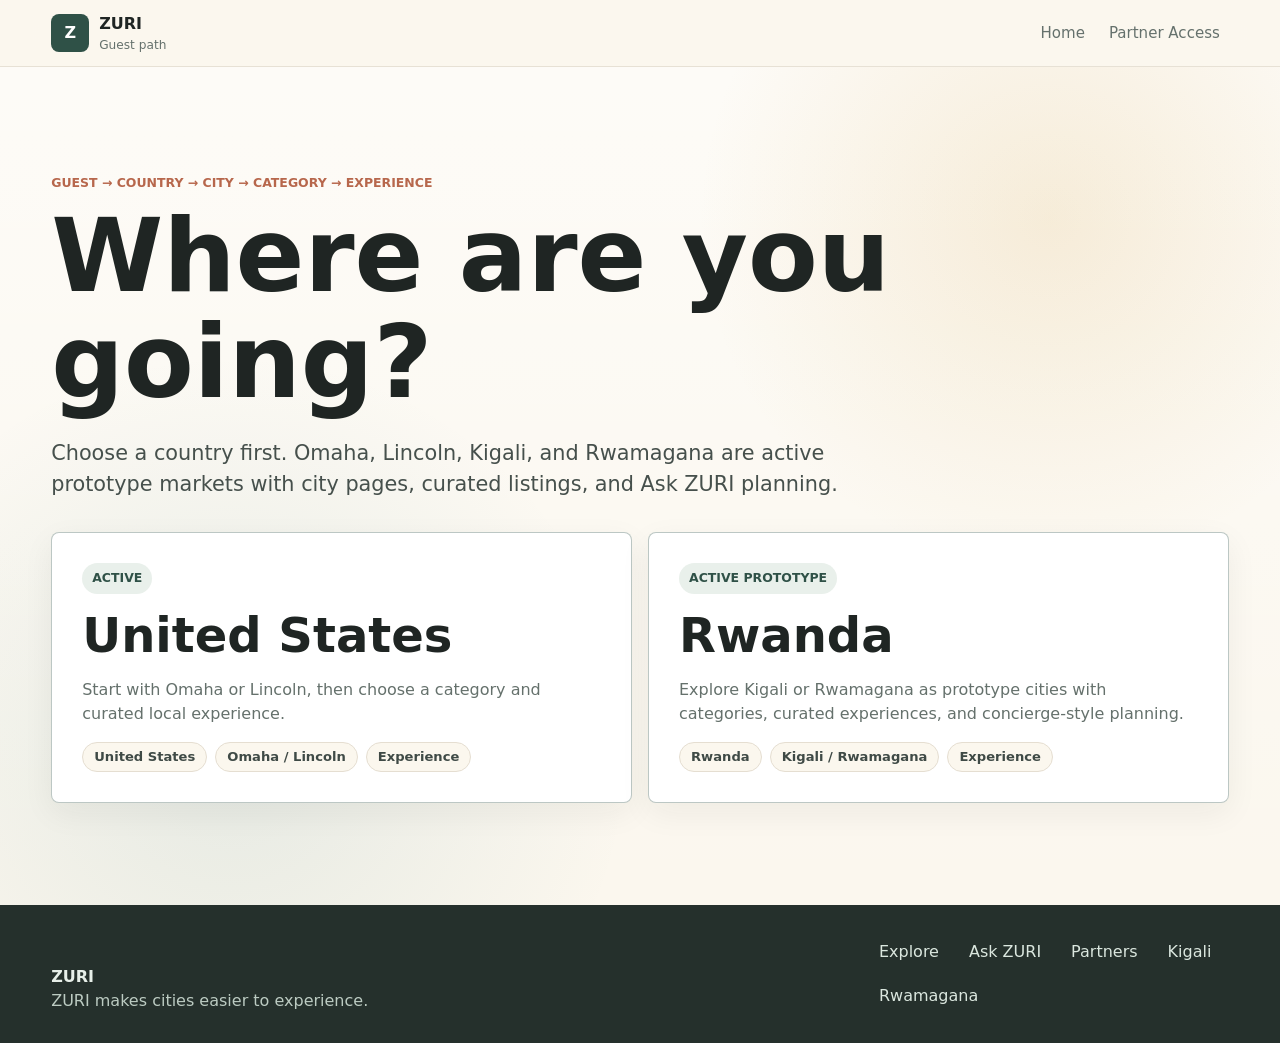
<file: guest.html>
<!doctype html>
<html lang="en">
  <head>
    <meta charset="utf-8">
    <meta name="viewport" content="width=device-width, initial-scale=1">
    <title>ZURI | Guest Path</title>
    <meta name="description" content="Choose where you are going with ZURI.">
    <link rel="stylesheet" href="styles.css">
  </head>
  <body>
    <header class="site-header">
      <a class="brand" href="index.html" aria-label="ZURI home">
        <span class="brand-mark">Z</span>
        <span><strong>ZURI</strong><small>Guest path</small></span>
      </a>
      <nav class="nav-links" aria-label="Primary navigation">
        <a href="index.html">Home</a>
        <a href="partners.html#partner-intake">Partner Access</a>
      </nav>
    </header>

    <main>
      <section class="path-page" aria-labelledby="guest-title">
        <p class="eyebrow">Guest → Country → City → Category → Experience</p>
        <h1 id="guest-title">Where are you going?</h1>
        <p class="hero-text">Choose a country first. Omaha, Lincoln, Kigali, and Rwamagana are active prototype markets with city pages, curated listings, and Ask ZURI planning.</p>
        <div class="destination-grid path-grid">
          <a class="destination-card active-destination" href="countries/us.html">
            <div class="destination-status">Active</div>
            <h2>United States</h2>
            <p>Start with Omaha or Lincoln, then choose a category and curated local experience.</p>
            <div class="pathway"><span>United States</span><span>Omaha / Lincoln</span><span>Experience</span></div>
          </a>
          <a class="destination-card active-destination" href="countries/rwanda.html">
            <div class="destination-status">Active prototype</div>
            <h2>Rwanda</h2>
            <p>Explore Kigali or Rwamagana as prototype cities with categories, curated experiences, and concierge-style planning.</p>
            <div class="pathway"><span>Rwanda</span><span>Kigali / Rwamagana</span><span>Experience</span></div>
          </a>
        </div>
      </section>
    </main>

    <footer class="site-footer">
      <div><strong>ZURI</strong><span>ZURI makes cities easier to experience.</span></div>
      <nav aria-label="Footer navigation">
        <a href="guest.html">Explore</a>
        <a href="cities/omaha.html#ask">Ask ZURI</a>
        <a href="partners.html">Partners</a>
        <a href="cities/kigali.html">Kigali</a>
        <a href="cities/rwamagana.html">Rwamagana</a>
      </nav>
    </footer>
  </body>
</html>
</file>
<file: styles.css>
:root {
  --ink: #1f2523;
  --muted: #65716c;
  --paper: #fbf7ee;
  --surface: #ffffff;
  --line: #e5ded1;
  --sage: #587466;
  --sage-dark: #2f5147;
  --clay: #b7674c;
  --teal: #2d7478;
  --gold: #d7aa55;
  --rose: #f5e6dc;
  --shadow: 0 18px 55px rgba(31, 37, 35, 0.12);
}

* {
  box-sizing: border-box;
}

html {
  scroll-behavior: smooth;
  scroll-padding-top: 92px;
}

body {
  margin: 0;
  color: var(--ink);
  background: var(--paper);
  font-family: Inter, ui-sans-serif, system-ui, -apple-system, BlinkMacSystemFont, "Segoe UI", sans-serif;
  line-height: 1.5;
}

a {
  color: inherit;
}

button,
input,
select,
textarea {
  font: inherit;
}

.site-header {
  position: sticky;
  top: 0;
  z-index: 20;
  display: flex;
  align-items: center;
  justify-content: space-between;
  flex-wrap: wrap;
  gap: 14px 20px;
  padding: 12px clamp(16px, 4vw, 56px);
  background: rgba(251, 247, 238, 0.94);
  border-bottom: 1px solid rgba(229, 222, 209, 0.86);
  backdrop-filter: blur(16px);
}

.brand {
  display: inline-flex;
  align-items: center;
  gap: 10px;
  text-decoration: none;
}

.brand-mark {
  display: grid;
  width: 38px;
  height: 38px;
  place-items: center;
  color: #fff;
  background: var(--sage-dark);
  border-radius: 8px;
  font-weight: 900;
}

.brand strong,
.brand small {
  display: block;
}

.brand small {
  color: var(--muted);
  font-size: 0.76rem;
}

.nav-links {
  display: flex;
  flex: 0 1 auto;
  flex-wrap: wrap;
  gap: 6px;
  justify-content: flex-end;
  margin-left: auto;
  color: var(--muted);
  font-size: 0.86rem;
}

.nav-links a,
.site-footer a {
  text-decoration: none;
}

.nav-links a {
  display: inline-flex;
  min-height: 34px;
  align-items: center;
  padding: 0 9px;
  border-radius: 999px;
}

.nav-links a:hover,
.site-footer a:hover {
  color: var(--ink);
  background: rgba(255, 255, 255, 0.72);
}

.nav-links .partner-nav-cta {
  min-height: 40px;
  gap: 8px;
  padding: 0 12px 0 14px;
  color: #fff;
  background:
    linear-gradient(135deg, var(--sage-dark), var(--sage));
  border: 1px solid rgba(47, 81, 71, 0.18);
  box-shadow: 0 12px 26px rgba(47, 81, 71, 0.2);
  font-weight: 900;
  transition: transform 180ms ease, box-shadow 180ms ease, background 180ms ease;
}

.nav-links .partner-nav-cta:hover {
  color: #fff;
  background:
    linear-gradient(135deg, #203c35, #2d7478);
  box-shadow: 0 16px 32px rgba(47, 81, 71, 0.28);
  transform: translateY(-1px);
}

.nav-links .partner-nav-cta span:last-child {
  display: grid;
  width: 24px;
  height: 24px;
  place-items: center;
  color: var(--sage-dark);
  background: #dcfb7f;
  border-radius: 999px;
}

a:focus-visible,
button:focus-visible,
input:focus-visible,
select:focus-visible,
textarea:focus-visible {
  outline: 3px solid #dcfb7f;
  outline-offset: 3px;
}

main {
  overflow: hidden;
}

.hero {
  position: relative;
  display: grid;
  gap: 34px;
  min-height: calc(100svh - 76px);
  padding: clamp(42px, 8vw, 108px) clamp(16px, 4vw, 56px) 56px;
  align-items: center;
  background:
    radial-gradient(circle at 82% 18%, rgba(215, 170, 85, 0.2), transparent 28%),
    radial-gradient(circle at 18% 82%, rgba(45, 116, 120, 0.11), transparent 32%),
    linear-gradient(180deg, rgba(255, 255, 255, 0.5), rgba(251, 247, 238, 0));
}

.hero-copy {
  max-width: 850px;
}

.eyebrow,
.section-kicker {
  display: inline-flex;
  align-items: center;
  gap: 8px;
  margin: 0 0 12px;
  color: var(--clay);
  font-size: 0.78rem;
  font-weight: 900;
  text-transform: uppercase;
}

.hero h1,
.section-heading h2,
.city-intro h2,
.kigali-card h2,
.planner-section h2,
.partners-section h2 {
  margin: 0;
  letter-spacing: 0;
  line-height: 1.04;
}

.hero h1 {
  max-width: 930px;
  font-size: clamp(3rem, 8vw, 6.35rem);
}

.hero-text {
  max-width: 730px;
  margin: 22px 0 0;
  color: #46504c;
  font-size: clamp(1.06rem, 2vw, 1.3rem);
}

.hero-actions {
  display: flex;
  flex-wrap: wrap;
  gap: 12px;
  margin-top: 30px;
}

.button {
  display: inline-flex;
  align-items: center;
  justify-content: center;
  min-height: 48px;
  padding: 0 19px;
  border: 1px solid transparent;
  border-radius: 8px;
  font-weight: 900;
  text-decoration: none;
  cursor: pointer;
  transition: transform 160ms ease, box-shadow 160ms ease, background 160ms ease;
}

.button:hover {
  transform: translateY(-1px);
}

.button.primary {
  color: #fff;
  background: var(--sage-dark);
  box-shadow: 0 10px 24px rgba(47, 81, 71, 0.22);
}

.button.secondary {
  color: var(--sage-dark);
  background: #fff;
  border-color: var(--line);
}

.button.ghost {
  color: var(--sage-dark);
  background: transparent;
  border-color: var(--sage);
}

.hero-media {
  position: relative;
  min-height: 390px;
}

.media-panel,
.destination-card,
.concierge-card,
.category-panel,
.experience-controls,
.kigali-card,
.planner-form,
.itinerary-output,
.trust-grid article,
.partners-section,
.listing-card,
.empty-state {
  border-radius: 8px;
}

.media-panel {
  box-shadow: var(--shadow);
}

.main-photo {
  min-height: 390px;
  background:
    linear-gradient(135deg, rgba(31, 37, 35, 0.04), rgba(31, 37, 35, 0.2)),
    url("https://upload.wikimedia.org/wikipedia/commons/thumb/6/6c/Omaha_skyline_2010.jpg/960px-Omaha_skyline_2010.jpg");
  background-position: center;
  background-size: cover;
}

.kigali-photo {
  background:
    linear-gradient(135deg, rgba(31, 37, 35, 0.04), rgba(31, 37, 35, 0.2)),
    url("https://upload.wikimedia.org/wikipedia/commons/thumb/0/04/Kigali_skyline.jpg/1280px-Kigali_skyline.jpg");
  background-position: center;
  background-size: cover;
}

.lincoln-photo {
  background:
    linear-gradient(135deg, rgba(31, 37, 35, 0.04), rgba(31, 37, 35, 0.2)),
    url("https://commons.wikimedia.org/wiki/Special:Redirect/file/Skyline_of_Downtown_Lincoln,_Nebraska,_USA_(2024).jpg?width=1280");
  background-position: center;
  background-size: cover;
}

.rwamagana-photo {
  background:
    linear-gradient(135deg, rgba(31, 37, 35, 0.04), rgba(31, 37, 35, 0.2)),
    url("https://commons.wikimedia.org/wiki/Special:Redirect/file/Lake_muhazi.jpg?width=1280");
  background-position: center;
  background-size: cover;
}

.hero-itinerary {
  position: absolute;
  right: 14px;
  bottom: -18px;
  display: grid;
  width: min(260px, 68vw);
  min-height: 148px;
  padding: 18px;
  color: #fff;
  background: linear-gradient(145deg, rgba(45, 116, 120, 0.94), rgba(183, 103, 76, 0.9));
  align-content: end;
}

.hero-itinerary span,
.hero-itinerary p {
  margin: 0;
}

.hero-itinerary span {
  font-size: 0.78rem;
  font-weight: 900;
  text-transform: uppercase;
}

.hero-itinerary strong {
  font-size: 1.45rem;
  line-height: 1.05;
}

.hero-itinerary p {
  color: rgba(255, 255, 255, 0.86);
  font-size: 0.92rem;
}

.destinations-section,
.city-section,
.kigali-section,
.planner-section,
.trust-section,
.partners-section {
  padding: 64px clamp(16px, 4vw, 56px);
}

.section-heading {
  display: grid;
  gap: 14px;
  margin-bottom: 24px;
}

.compact-heading {
  max-width: 1120px;
}

.section-heading h2,
.city-intro h2,
.kigali-card h2,
.planner-section h2,
.partners-section h2 {
  font-size: clamp(2.1rem, 7vw, 4.4rem);
}

.section-heading p,
.city-intro p,
.kigali-card p,
.concierge-card p,
.concierge-hero p,
.partners-section p,
.trust-grid p,
.panel-heading p,
.result-count {
  margin: 0;
  color: var(--muted);
}

.destination-grid,
.trust-grid {
  display: grid;
  gap: 16px;
}

.destination-card {
  display: grid;
  gap: 16px;
  padding: clamp(20px, 4vw, 30px);
  background: #fff;
  border: 1px solid var(--line);
  box-shadow: 0 10px 32px rgba(31, 37, 35, 0.06);
}

.active-destination {
  border-color: rgba(47, 81, 71, 0.32);
}

.coming-soon {
  background: #fbfaf6;
}

.destination-card h3,
.concierge-card h3,
.panel-heading h3,
.experience-controls h3,
.trust-grid h3 {
  margin: 0;
  font-size: 1.45rem;
  line-height: 1.15;
}

.destination-card p {
  margin: 0;
  color: var(--muted);
}

.destination-status {
  width: fit-content;
  padding: 6px 10px;
  color: var(--sage-dark);
  background: #e9f0eb;
  border-radius: 999px;
  font-size: 0.78rem;
  font-weight: 900;
  text-transform: uppercase;
}

.pathway {
  display: flex;
  flex-wrap: wrap;
  gap: 8px;
}

.pathway span,
.placeholder-chips span,
.partner-types span,
.category-chip,
.filter-pill,
.tag {
  display: inline-flex;
  align-items: center;
  min-height: 30px;
  padding: 0 11px;
  border-radius: 999px;
  font-size: 0.82rem;
  font-weight: 900;
}

.pathway span {
  color: #3f4a46;
  background: var(--paper);
  border: 1px solid var(--line);
}

.city-section {
  background: #fff;
  border-block: 1px solid var(--line);
}

.city-intro {
  display: grid;
  gap: 20px;
  margin-bottom: 24px;
}

.mini-concierge {
  display: grid;
  gap: 14px;
  padding: 20px;
  color: #fff;
  background:
    linear-gradient(145deg, rgba(47, 81, 71, 0.96), rgba(45, 116, 120, 0.94));
  box-shadow: var(--shadow);
}

.mini-concierge .section-kicker,
.concierge-hero .section-kicker {
  color: #f3d69b;
}

.mini-concierge p {
  color: rgba(255, 255, 255, 0.8);
}

.mini-concierge .button.primary {
  color: var(--sage-dark);
  background: #fff;
  box-shadow: none;
}

.category-panel,
.experience-controls {
  padding: 18px;
  background: var(--paper);
  border: 1px solid var(--line);
}

.panel-heading,
.controls-heading {
  display: grid;
  gap: 6px;
  margin-bottom: 16px;
}

.category-chips,
.placeholder-chips,
.partner-types,
.active-filters,
.tag-row {
  display: flex;
  flex-wrap: wrap;
  gap: 8px;
}

.category-chip {
  color: var(--sage-dark);
  background: #fff;
  border: 1px solid var(--line);
  cursor: pointer;
}

.category-chip.is-active,
.category-chip:hover {
  color: #fff;
  background: var(--sage-dark);
  border-color: var(--sage-dark);
}

.experience-controls {
  margin-top: 18px;
}

.filters,
.planner-form {
  display: grid;
  gap: 14px;
  padding: 16px;
  background: #fff;
  border: 1px solid var(--line);
}

label {
  display: grid;
  gap: 7px;
}

label span {
  color: #4c5651;
  font-size: 0.82rem;
  font-weight: 900;
}

select,
input,
textarea {
  width: 100%;
  min-height: 46px;
  padding: 10px 12px;
  color: var(--ink);
  background: #fbfaf6;
  border: 1px solid #d9d0c1;
  border-radius: 8px;
  outline: none;
}

textarea {
  resize: vertical;
}

select:focus,
input:focus,
textarea:focus {
  border-color: var(--teal);
  box-shadow: 0 0 0 3px rgba(45, 116, 120, 0.16);
}

.active-filters {
  min-height: 32px;
  margin: 16px 0;
}

.filter-pill,
.tag {
  color: var(--sage-dark);
  background: #e9f0eb;
  border: 1px solid #d2e0d8;
}

.listing-grid {
  display: grid;
  gap: 16px;
}

.listing-card {
  display: grid;
  gap: 0;
  overflow: hidden;
  text-align: left;
  color: inherit;
  background: #fff;
  border: 1px solid var(--line);
  border-radius: 8px;
  box-shadow: 0 8px 30px rgba(31, 37, 35, 0.06);
}

.listing-card:hover {
  border-color: rgba(47, 81, 71, 0.35);
  transform: translateY(-2px);
}

.listing-card-main {
  display: grid;
  gap: 0;
  padding: 0;
  text-align: left;
  color: inherit;
  background: transparent;
  border: 0;
  cursor: pointer;
}

.listing-photo {
  display: block;
  width: 100%;
  max-height: 220px;
  aspect-ratio: 16 / 10;
  object-fit: cover;
  background: #e9f0eb;
  transition: transform 220ms ease, filter 220ms ease;
}

.listing-card:hover .listing-photo {
  transform: scale(1.035);
  filter: saturate(1.08) contrast(1.02);
}

.card-body {
  display: grid;
  gap: 12px;
  padding: 18px;
}

.card-topline,
.detail-meta {
  color: var(--clay);
  font-size: 0.78rem;
  font-weight: 900;
  text-transform: uppercase;
}

.listing-card h3 {
  margin: 0;
  font-size: 1.32rem;
  line-height: 1.16;
}

.listing-card p {
  margin: 0;
  color: var(--muted);
}

.card-location {
  display: inline-flex;
  width: fit-content;
  max-width: 100%;
  padding: 7px 9px;
  color: var(--sage-dark);
  background: #e9f0eb;
  border: 1px solid #d2e0d8;
  border-radius: 999px;
  font-size: 0.82rem;
  font-weight: 800;
}

.card-footer,
.card-cta {
  display: flex;
  flex-wrap: wrap;
  gap: 8px;
  align-items: center;
}

.card-footer span {
  color: #3f4a46;
  font-size: 0.9rem;
}

.card-cta {
  justify-content: space-between;
  padding-top: 4px;
  color: var(--sage-dark);
  font-weight: 900;
}

.map-actions {
  display: flex;
  flex-wrap: wrap;
  gap: 8px;
  padding: 0 18px 18px;
}

.map-actions a {
  display: inline-flex;
  min-height: 34px;
  align-items: center;
  padding: 0 10px;
  color: var(--sage-dark);
  background: #fbf7ee;
  border: 1px solid var(--line);
  border-radius: 999px;
  font-size: 0.86rem;
  font-weight: 900;
  text-decoration: none;
}

.map-actions a:hover {
  background: #e9f0eb;
  border-color: rgba(47, 81, 71, 0.25);
}

.empty-state {
  max-width: 620px;
  padding: 26px;
  background: #fff;
  border: 1px solid var(--line);
}

.empty-state h3 {
  margin: 0 0 6px;
  font-size: 1.5rem;
}

.empty-state p {
  margin: 0 0 18px;
  color: var(--muted);
}

.kigali-section {
  background:
    linear-gradient(135deg, rgba(45, 116, 120, 0.08), rgba(183, 103, 76, 0.08)),
    var(--paper);
}

.kigali-card {
  display: grid;
  gap: 24px;
  max-width: 1120px;
  margin: 0 auto;
  padding: clamp(24px, 5vw, 40px);
  background: #fff;
  border: 1px solid var(--line);
  box-shadow: 0 12px 38px rgba(31, 37, 35, 0.07);
}

.placeholder-chips span,
.partner-types span {
  color: var(--sage-dark);
  background: #e9f0eb;
  border: 1px solid #d2e0d8;
}

.planner-section {
  background: #fff;
  border-top: 1px solid var(--line);
}

.concierge-hero {
  display: grid;
  gap: 18px;
  margin-bottom: 22px;
  padding: clamp(22px, 4vw, 34px);
  color: #fff;
  background:
    linear-gradient(145deg, rgba(47, 81, 71, 0.98), rgba(183, 103, 76, 0.9));
  border-radius: 8px;
  box-shadow: var(--shadow);
}

.concierge-hero p {
  max-width: 720px;
  color: rgba(255, 255, 255, 0.82);
}

.concierge-hero .button.primary {
  width: fit-content;
  color: var(--sage-dark);
  background: #fff;
  box-shadow: none;
}

.planner-layout {
  display: grid;
  gap: 18px;
}

.planner-form {
  align-content: start;
}

.planner-note {
  grid-column: 1 / -1;
}

.itinerary-output {
  min-height: 100%;
  padding: clamp(20px, 4vw, 30px);
  background: var(--paper);
  border: 1px solid var(--line);
}

.itinerary-output h3 {
  margin: 0 0 10px;
  font-size: clamp(1.5rem, 5vw, 2.25rem);
  line-height: 1.1;
}

.itinerary-output p {
  color: var(--muted);
}

.itinerary-list {
  display: grid;
  gap: 12px;
  margin: 18px 0;
  padding: 0;
  list-style: none;
}

.itinerary-stop {
  padding: 14px;
  background: #fff;
  border: 1px solid var(--line);
  border-radius: 8px;
}

.itinerary-stop strong {
  display: block;
  margin-bottom: 5px;
}

.itinerary-notes {
  display: grid;
  gap: 10px;
}

.note-box {
  padding: 14px;
  background: #fff;
  border-left: 4px solid var(--gold);
  border-radius: 8px;
}

.note-box strong {
  display: block;
  margin-bottom: 4px;
}

.trust-section {
  background: var(--paper);
}

.trust-grid article {
  padding: 20px;
  background: #fff;
  border: 1px solid var(--line);
}

.partners-section {
  display: grid;
  gap: 24px;
  margin: 0 clamp(16px, 4vw, 56px) 64px;
  padding: clamp(24px, 5vw, 44px);
  color: #fff;
  background:
    linear-gradient(135deg, rgba(37, 48, 44, 0.98), rgba(47, 81, 71, 0.94));
}

.partners-section .section-kicker {
  color: #f3d69b;
}

.partners-section p {
  max-width: 760px;
  color: rgba(255, 255, 255, 0.78);
}

.partner-types span {
  color: #fff;
  background: rgba(255, 255, 255, 0.12);
  border-color: rgba(255, 255, 255, 0.18);
}

.detail-panel {
  position: fixed;
  inset: 0;
  z-index: 50;
  display: grid;
  justify-items: end;
  pointer-events: none;
  visibility: hidden;
}

.detail-panel.is-open {
  pointer-events: auto;
  visibility: visible;
}

.detail-scrim {
  position: absolute;
  inset: 0;
  background: rgba(31, 37, 35, 0.44);
  opacity: 0;
  transition: opacity 180ms ease;
}

.detail-panel.is-open .detail-scrim {
  opacity: 1;
}

.detail-card {
  position: relative;
  width: min(100%, 580px);
  height: 100%;
  overflow-y: auto;
  padding: 24px;
  background: #fff;
  box-shadow: var(--shadow);
  transform: translateX(100%);
  transition: transform 220ms ease;
}

.detail-panel.is-open .detail-card {
  transform: translateX(0);
}

.icon-button {
  position: absolute;
  top: 14px;
  right: 14px;
  display: grid;
  width: 38px;
  height: 38px;
  place-items: center;
  color: var(--ink);
  background: #f3eee4;
  border: 1px solid var(--line);
  border-radius: 8px;
  cursor: pointer;
  font-weight: 900;
}

.detail-card h2 {
  margin: 24px 42px 10px 0;
  font-size: clamp(2rem, 8vw, 3.5rem);
  line-height: 1.04;
}

.detail-description {
  color: #4a5651;
  font-size: 1.05rem;
}

.detail-facts {
  display: grid;
  gap: 12px;
  margin: 22px 0;
}

.detail-facts div {
  padding: 14px;
  background: #fbfaf6;
  border: 1px solid var(--line);
  border-radius: 8px;
}

dt {
  color: var(--clay);
  font-size: 0.76rem;
  font-weight: 900;
  text-transform: uppercase;
}

dd {
  margin: 4px 0 0;
  color: #37413d;
}

.tag-row {
  margin: 12px 0 22px;
}

.why-box {
  margin-bottom: 22px;
  padding: 16px;
  color: #25302c;
  background: #eef4ef;
  border: 1px solid #d9e6dd;
  border-radius: 8px;
}

.detail-location {
  display: grid;
  gap: 8px;
  margin: 18px 0;
  padding: 16px;
  background: #fbf7ee;
  border: 1px solid var(--line);
  border-radius: 8px;
}

.detail-location strong {
  color: var(--clay);
  font-size: 0.76rem;
  text-transform: uppercase;
}

.detail-location > span {
  color: #25302c;
  font-size: 1.04rem;
  font-weight: 900;
}

.detail-location .map-actions {
  padding: 0;
}

.detail-location small {
  color: var(--muted);
  line-height: 1.4;
}

.why-box h3,
.why-box p {
  margin: 0;
}

.why-box h3 {
  margin-bottom: 6px;
}

.site-footer {
  display: grid;
  gap: 18px;
  padding: 30px clamp(16px, 4vw, 56px);
  color: #e7efe9;
  background: #25302c;
}

.site-footer strong,
.site-footer span {
  display: block;
}

.site-footer span {
  color: #bccbc2;
}

.site-footer nav {
  display: flex;
  flex-wrap: wrap;
  gap: 10px;
}

.site-footer a {
  display: inline-flex;
  min-height: 34px;
  align-items: center;
  padding: 0 10px;
  color: #dbe7df;
  border-radius: 999px;
}

.market-gateway {
  min-height: calc(100svh - 76px);
  padding: clamp(44px, 8vw, 104px) clamp(16px, 4vw, 56px);
  background:
    radial-gradient(circle at 88% 10%, rgba(215, 170, 85, 0.22), transparent 30%),
    radial-gradient(circle at 8% 92%, rgba(45, 116, 120, 0.12), transparent 34%),
    linear-gradient(180deg, #fbf7ee 0%, #f6efe2 100%);
}

.market-copy {
  max-width: 920px;
}

.market-copy h1 {
  max-width: 980px;
  margin: 0;
  font-size: clamp(3.2rem, 9vw, 7rem);
  line-height: 0.98;
}

.market-card-grid {
  display: grid;
  gap: 18px;
  margin-top: clamp(28px, 5vw, 46px);
}

.market-card {
  position: relative;
  min-height: 460px;
  overflow: hidden;
  color: #fff;
  border-radius: 12px;
  box-shadow: 0 20px 54px rgba(31, 37, 35, 0.16);
  text-decoration: none;
  isolation: isolate;
}

.market-card::after {
  content: "";
  position: absolute;
  inset: 0;
  background:
    linear-gradient(180deg, rgba(18, 24, 21, 0.05), rgba(18, 24, 21, 0.78)),
    linear-gradient(90deg, rgba(18, 24, 21, 0.62), transparent 72%);
  z-index: 1;
}

.market-card img {
  position: absolute;
  inset: 0;
  width: 100%;
  height: 100%;
  object-fit: cover;
  transform: scale(1.01);
  transition: transform 260ms ease, filter 260ms ease;
}

.market-card:hover img,
.market-card:focus-visible img {
  transform: scale(1.06);
  filter: saturate(1.08) contrast(1.02);
}

.market-card-overlay {
  position: relative;
  z-index: 2;
  display: grid;
  min-height: inherit;
  gap: 14px;
  padding: clamp(20px, 4vw, 34px);
  align-content: end;
}

.market-card-title {
  font-size: clamp(2.6rem, 7vw, 5.2rem);
  font-weight: 900;
  line-height: 0.98;
}

.market-card-copy,
.market-card-cities {
  max-width: 560px;
  color: #edf4ee;
  font-size: 1.05rem;
  line-height: 1.45;
}

.market-card-cities {
  font-weight: 900;
}

.market-trust-line {
  margin: clamp(22px, 4vw, 36px) 0 0;
  color: var(--sage-dark);
  font-weight: 900;
}

.country-hero {
  position: relative;
  min-height: min(720px, calc(100svh - 76px));
  overflow: hidden;
  color: #fff;
}

.country-hero > img {
  position: absolute;
  inset: 0;
  width: 100%;
  height: 100%;
  object-fit: cover;
}

.country-hero::after {
  content: "";
  position: absolute;
  inset: 0;
  background:
    linear-gradient(90deg, rgba(25, 34, 30, 0.8), rgba(25, 34, 30, 0.24)),
    linear-gradient(180deg, rgba(25, 34, 30, 0.08), rgba(25, 34, 30, 0.54));
}

.country-hero-overlay {
  position: relative;
  z-index: 1;
  display: grid;
  min-height: inherit;
  max-width: 980px;
  padding: clamp(44px, 8vw, 108px) clamp(16px, 4vw, 56px);
  align-content: center;
}

.country-hero h1 {
  margin: 0;
  font-size: clamp(3rem, 8vw, 6.4rem);
  line-height: 1.02;
}

.country-hero .hero-text {
  color: #e8efe9;
}

.breadcrumb {
  display: flex;
  flex-wrap: wrap;
  gap: 8px;
  margin-bottom: 18px;
  color: inherit;
  font-size: 0.88rem;
  font-weight: 900;
}

.breadcrumb a {
  color: inherit;
  text-decoration-color: rgba(255, 255, 255, 0.46);
}

.hero-copy .breadcrumb {
  color: var(--sage-dark);
}

.hero-copy .breadcrumb a {
  color: var(--sage-dark);
  text-decoration-color: rgba(47, 81, 71, 0.3);
}

.country-choice-section,
.country-city-section,
.partner-market-choice-section {
  padding: clamp(42px, 7vw, 86px) clamp(16px, 4vw, 56px);
}

.country-choice-section,
.partner-market-choice-section {
  background: #fbf7ee;
}

.country-city-section {
  background: #fff;
}

.choice-card-grid,
.partner-region-grid {
  display: grid;
  gap: 14px;
  margin-top: 24px;
}

.choice-card,
.partner-region-card {
  display: grid;
  gap: 14px;
  padding: clamp(20px, 4vw, 28px);
  background: #fff;
  border: 1px solid var(--line);
  border-radius: 8px;
  box-shadow: 0 12px 38px rgba(31, 37, 35, 0.07);
}

.choice-card {
  align-content: center;
  gap: 12px;
  min-height: 178px;
}

.partner-choice,
.rwanda-region,
.us-region {
  color: #fff;
  background:
    linear-gradient(145deg, rgba(47, 81, 71, 0.96), rgba(45, 116, 120, 0.94));
  border-color: rgba(255, 255, 255, 0.18);
}

.choice-card h3,
.partner-region-card h3,
.destination-card h3 {
  margin: 0;
  font-size: clamp(1.8rem, 5vw, 3rem);
  line-height: 1.08;
}

.choice-card h3 {
  font-size: clamp(1.55rem, 4vw, 2.4rem);
}

.choice-card p,
.partner-region-card p {
  margin: 0;
  color: var(--muted);
}

.choice-card .button {
  width: fit-content;
  min-height: 40px;
  padding: 0 14px;
  font-size: 0.9rem;
}

.partner-choice p,
.rwanda-region p,
.us-region p {
  color: #e8efe9;
}

.muted-destination {
  background: #fbf7ee;
}

.gateway-hero,
.path-page,
.partners-page {
  min-height: calc(100svh - 76px);
  padding: clamp(44px, 8vw, 108px) clamp(16px, 4vw, 56px);
  background:
    radial-gradient(circle at 82% 18%, rgba(215, 170, 85, 0.18), transparent 28%),
    radial-gradient(circle at 18% 82%, rgba(45, 116, 120, 0.1), transparent 32%),
    linear-gradient(180deg, rgba(255, 255, 255, 0.54), rgba(251, 247, 238, 0));
}

.gateway-hero {
  display: grid;
  gap: 28px;
  color: #f8f5ec;
  background:
    radial-gradient(circle at 82% 18%, rgba(215, 170, 85, 0.28), transparent 26%),
    radial-gradient(circle at 15% 90%, rgba(45, 116, 120, 0.26), transparent 32%),
    linear-gradient(145deg, #202724 0%, #2f5147 56%, #202724 100%);
}

.gateway-content {
  position: relative;
  z-index: 1;
}

.gateway-copy,
.path-page > .hero-text,
.partners-copy {
  max-width: 860px;
}

.gateway-hero h1,
.path-page h1,
.partners-page h1 {
  max-width: 960px;
  margin: 0;
  font-size: clamp(3rem, 8vw, 6.35rem);
  line-height: 1.04;
}

.gateway-hero .hero-text {
  color: #e8efe9;
}

.gateway-grid,
.path-grid {
  display: grid;
  gap: 16px;
  margin-top: 32px;
}

.gateway-grid {
  max-width: 680px;
  gap: 12px;
  margin-top: 24px;
}

.gateway-card,
.destination-card {
  text-decoration: none;
}

.gateway-card {
  display: grid;
  gap: 8px;
  min-height: 124px;
  padding: 16px;
  align-content: center;
  color: var(--ink);
  background: rgba(255, 255, 255, 0.96);
  border: 1px solid rgba(255, 255, 255, 0.5);
  border-radius: 8px;
  box-shadow: 0 12px 38px rgba(31, 37, 35, 0.08);
}

.gateway-card:hover,
.destination-card:hover {
  transform: translateY(-2px);
  border-color: rgba(47, 81, 71, 0.35);
}

.gateway-card h2,
.destination-card h2,
.partner-form h2 {
  margin: 0;
  font-size: clamp(1.8rem, 5vw, 3rem);
  line-height: 1.08;
}

.gateway-card h2 {
  font-size: clamp(1.35rem, 4vw, 2rem);
}

.gateway-card p {
  margin: 0;
  color: var(--muted);
}

.gateway-card strong,
.text-cta {
  color: var(--sage-dark);
  font-weight: 900;
}

.gateway-card strong {
  font-size: 0.94rem;
}

.partner-card {
  background:
    linear-gradient(145deg, rgba(47, 81, 71, 0.96), rgba(45, 116, 120, 0.94));
  color: #fff;
}

.partner-card p,
.partner-card strong {
  color: rgba(255, 255, 255, 0.84);
}

.text-cta {
  display: inline-flex;
  margin-top: 18px;
}

.gateway-hero .text-cta {
  color: #dcfb7f;
}

.gateway-proof {
  display: grid;
  width: fit-content;
  max-width: 100%;
  gap: 4px;
  margin-top: 26px;
  padding: 14px 16px;
  background: rgba(255, 255, 255, 0.1);
  border: 1px solid rgba(255, 255, 255, 0.2);
  border-radius: 8px;
}

.gateway-proof span {
  color: #cbd8cf;
  font-size: 0.78rem;
  font-weight: 900;
  text-transform: uppercase;
}

.gateway-proof strong {
  color: #fff;
}

.gateway-showcase {
  position: relative;
  display: grid;
  gap: 14px;
}

.showcase-photo {
  position: relative;
  min-height: 340px;
  margin: 0;
  overflow: hidden;
  border: 1px solid rgba(255, 255, 255, 0.18);
  border-radius: 8px;
  box-shadow: 0 24px 70px rgba(0, 0, 0, 0.26);
}

.showcase-photo img {
  display: block;
  width: 100%;
  height: 100%;
  min-height: inherit;
  object-fit: cover;
}

.showcase-photo figcaption,
.showcase-plan {
  color: #fff;
  background: rgba(32, 39, 36, 0.76);
  backdrop-filter: blur(16px);
}

.showcase-photo figcaption {
  position: absolute;
  right: 16px;
  bottom: 16px;
  left: 16px;
  width: fit-content;
  max-width: calc(100% - 32px);
  padding: 10px 13px;
  border-radius: 999px;
  font-weight: 900;
}

.showcase-plan {
  display: grid;
  gap: 8px;
  padding: 18px;
  border: 1px solid rgba(255, 255, 255, 0.18);
  border-radius: 8px;
}

.showcase-plan span,
.pillar-number {
  color: #dcfb7f;
  font-size: 0.78rem;
  font-weight: 900;
  text-transform: uppercase;
}

.showcase-plan strong {
  font-size: 1.22rem;
}

.showcase-plan p {
  margin: 0;
  color: #e8efe9;
  line-height: 1.5;
}

.welcome-pillars {
  padding: clamp(42px, 7vw, 86px) clamp(16px, 4vw, 56px);
  background: #dfe8df;
}

.welcome-pillar-grid {
  display: grid;
  gap: 14px;
  margin-top: 24px;
}

.welcome-pillar-grid article {
  display: grid;
  gap: 12px;
  padding: 22px;
  background: rgba(255, 255, 255, 0.72);
  border: 1px solid rgba(47, 81, 71, 0.12);
  border-radius: 8px;
}

.welcome-pillar-grid h3 {
  margin: 0;
  font-size: clamp(1.4rem, 3vw, 2rem);
  line-height: 1.1;
}

.welcome-pillar-grid p {
  margin: 0;
  color: #46504c;
}

.vibe-section {
  padding: clamp(42px, 7vw, 86px) clamp(16px, 4vw, 56px);
  background: #fff;
}

.vibe-gallery {
  display: grid;
  gap: 14px;
  margin-top: 24px;
}

.vibe-photo {
  position: relative;
  min-height: 280px;
  margin: 0;
  overflow: hidden;
  border-radius: 8px;
  background: #e9f0eb;
  box-shadow: 0 16px 42px rgba(31, 37, 35, 0.1);
}

.vibe-photo img {
  display: block;
  width: 100%;
  height: 100%;
  min-height: inherit;
  object-fit: cover;
}

.vibe-photo figcaption {
  position: absolute;
  right: 14px;
  bottom: 14px;
  left: 14px;
  width: fit-content;
  max-width: calc(100% - 28px);
  padding: 9px 12px;
  color: #fff;
  background: rgba(37, 48, 44, 0.78);
  border-radius: 999px;
  font-size: 0.86rem;
  font-weight: 900;
}

.review-grid {
  display: grid;
  gap: 14px;
  margin-top: 18px;
}

.review-card {
  display: grid;
  gap: 12px;
  padding: 20px;
  background: #fbf7ee;
  border: 1px solid var(--line);
  border-radius: 8px;
}

.review-card span {
  color: var(--rust);
  font-size: 0.78rem;
  font-weight: 900;
  text-transform: uppercase;
}

.review-card p {
  margin: 0;
  color: #35403b;
  font-size: 1.02rem;
  line-height: 1.55;
}

.review-card strong {
  color: var(--sage-dark);
}

@media (min-width: 960px) {
  .review-grid {
    grid-template-columns: repeat(3, minmax(0, 1fr));
  }

  .welcome-pillar-grid,
  .money-grid,
  .paywall-grid {
    grid-template-columns: repeat(3, minmax(0, 1fr));
  }
}

.featured-path-card {
  max-width: 760px;
  margin-top: 30px;
}

.kigali-coming-page .placeholder-chips {
  margin: 26px 0;
}

.partners-page {
  display: grid;
  gap: 26px;
}

.partner-form {
  display: grid;
  gap: 14px;
  padding: clamp(20px, 4vw, 30px);
  background: #fff;
  border: 1px solid var(--line);
  border-radius: 8px;
  box-shadow: 0 12px 38px rgba(31, 37, 35, 0.07);
}

.partner-form p {
  margin: 0;
  color: var(--muted);
}

.form-success {
  padding: 14px;
  color: var(--sage-dark);
  background: #e9f0eb;
  border: 1px solid #d2e0d8;
  border-radius: 8px;
  font-weight: 800;
}

.partner-hero {
  display: grid;
  gap: 24px;
  min-height: calc(100svh - 76px);
  padding: clamp(44px, 8vw, 108px) clamp(16px, 4vw, 56px);
  color: #fff;
  background:
    linear-gradient(135deg, rgba(32, 39, 36, 0.94), rgba(32, 39, 36, 0.54)),
    radial-gradient(circle at 80% 12%, rgba(220, 251, 127, 0.24), transparent 26%),
    #202724;
}

.partner-hero-copy {
  position: relative;
  z-index: 1;
}

.partner-hero h1 {
  max-width: 940px;
  margin: 0;
  font-size: clamp(3rem, 8vw, 6.2rem);
  line-height: 1.03;
}

.partner-hero .hero-text {
  color: #e8efe9;
}

.partner-hero-photo,
.partner-service-card {
  overflow: hidden;
}

.partner-hero-photo {
  position: relative;
  min-height: 340px;
  margin: 0;
  border-radius: 8px;
  box-shadow: 0 24px 70px rgba(0, 0, 0, 0.26);
}

.partner-hero-photo img,
.partner-service-card img {
  display: block;
  width: 100%;
  height: 100%;
  object-fit: cover;
}

.partner-hero-photo figcaption {
  position: absolute;
  right: 16px;
  bottom: 16px;
  left: 16px;
  width: fit-content;
  max-width: calc(100% - 32px);
  padding: 10px 13px;
  color: #fff;
  background: rgba(32, 39, 36, 0.78);
  border-radius: 999px;
  font-weight: 900;
}

.partner-earn-strip {
  display: grid;
  width: fit-content;
  max-width: 100%;
  gap: 5px;
  margin-top: 28px;
  padding: 16px;
  color: #fff;
  background: rgba(255, 255, 255, 0.1);
  border: 1px solid rgba(255, 255, 255, 0.2);
  border-radius: 8px;
}

.partner-earn-strip span {
  color: #dcfb7f;
  font-size: 0.78rem;
  font-weight: 900;
  text-transform: uppercase;
}

.partner-money-section,
.partner-market-section,
.partner-flow-section,
.paywall-section,
.intake-section {
  padding: clamp(42px, 7vw, 86px) clamp(16px, 4vw, 56px);
}

.partner-money-section,
.paywall-section {
  background: #dfe8df;
}

.partner-market-section,
.intake-section {
  background: #fff;
}

.partner-flow-section {
  color: #f8f5ec;
  background: #202724;
}

.partner-flow-section .section-kicker {
  color: #dcfb7f;
}

.partner-flow-section .section-heading p {
  color: #d6e0d9;
}

.money-grid,
.partner-market-grid,
.flow-grid,
.paywall-grid {
  display: grid;
  gap: 14px;
  margin-top: 24px;
}

.money-grid article,
.flow-grid article,
.paywall-grid article {
  display: grid;
  gap: 12px;
  padding: 22px;
  border-radius: 8px;
}

.money-grid article,
.paywall-grid article {
  background: rgba(255, 255, 255, 0.75);
  border: 1px solid rgba(47, 81, 71, 0.12);
}

.flow-grid article {
  background: rgba(255, 255, 255, 0.08);
  border: 1px solid rgba(255, 255, 255, 0.12);
}

.money-grid h3,
.partner-service-card h3,
.flow-grid strong,
.paywall-grid h3 {
  margin: 0;
  font-size: clamp(1.35rem, 3vw, 2rem);
  line-height: 1.1;
}

.money-grid p,
.partner-service-card p,
.flow-grid p,
.paywall-grid p {
  margin: 0;
  color: #46504c;
}

.flow-grid p {
  color: #d6e0d9;
}

.flow-grid span {
  display: grid;
  width: 38px;
  height: 38px;
  place-items: center;
  color: #202724;
  background: #dcfb7f;
  border-radius: 999px;
  font-weight: 900;
}

.partner-service-card {
  display: grid;
  background: #fff;
  border: 1px solid var(--line);
  border-radius: 8px;
  box-shadow: 0 14px 34px rgba(31, 37, 35, 0.08);
  transition: transform 200ms ease, box-shadow 200ms ease, border-color 200ms ease;
}

.partner-service-card:hover {
  transform: translateY(-3px);
  border-color: rgba(47, 81, 71, 0.28);
  box-shadow: 0 20px 46px rgba(31, 37, 35, 0.12);
}

.partner-service-card img {
  max-height: 210px;
  aspect-ratio: 16 / 10;
  transition: transform 220ms ease, filter 220ms ease;
}

.partner-service-card:hover img {
  transform: scale(1.04);
  filter: saturate(1.1) contrast(1.02);
}

.partner-service-card div {
  display: grid;
  gap: 10px;
  padding: 18px;
}

.partner-service-card span,
.paywall-badge {
  width: fit-content;
  color: var(--rust);
  font-size: 0.78rem;
  font-weight: 900;
  text-transform: uppercase;
}

.partner-service-card strong,
.paywall-grid strong {
  color: var(--sage-dark);
}

.paywall-grid article {
  position: relative;
  overflow: hidden;
}

.paywall-grid article::before {
  content: "";
  position: absolute;
  inset: 0;
  border-top: 5px solid #dcfb7f;
  pointer-events: none;
}

.paywall-badge {
  padding: 6px 10px;
  color: #202724;
  background: #dcfb7f;
  border-radius: 999px;
}

@media (min-width: 720px) {
  .nav-links {
    flex: 0 1 auto;
    justify-content: flex-end;
    font-size: 0.94rem;
  }

  .gateway-hero {
    grid-template-columns: minmax(0, 0.95fr) minmax(320px, 0.72fr);
    align-items: center;
  }

  .partner-hero {
    grid-template-columns: minmax(0, 0.92fr) minmax(320px, 0.78fr);
    align-items: center;
  }

  .hero {
    grid-template-columns: minmax(0, 1.04fr) minmax(320px, 0.76fr);
  }

  .section-heading,
  .city-intro,
  .kigali-card,
  .concierge-hero,
  .partners-section,
  .site-footer {
    grid-template-columns: minmax(0, 1fr) minmax(260px, 0.45fr);
    align-items: end;
  }

  .destination-grid,
  .trust-grid,
  .market-card-grid,
  .choice-card-grid,
  .partner-region-grid,
  .gateway-grid,
  .welcome-pillar-grid,
  .review-grid,
  .money-grid,
  .partner-market-grid,
  .flow-grid,
  .paywall-grid {
    grid-template-columns: repeat(2, minmax(0, 1fr));
  }

  .vibe-gallery {
    grid-template-columns: minmax(0, 1.25fr) minmax(220px, 0.75fr);
  }

  .vibe-photo.large {
    grid-row: span 2;
    min-height: 460px;
  }

  .partners-page {
    grid-template-columns: minmax(0, 0.9fr) minmax(320px, 0.75fr);
    align-items: start;
  }

  .filters {
    grid-template-columns: repeat(4, minmax(140px, 1fr));
  }

  .search-label {
    grid-column: span 3;
  }

  .listing-grid {
    grid-template-columns: repeat(2, minmax(0, 1fr));
  }

  .planner-layout {
    grid-template-columns: minmax(300px, 0.8fr) minmax(0, 1.2fr);
  }

  .planner-form {
    grid-template-columns: repeat(2, minmax(0, 1fr));
  }

  .planner-form .button {
    grid-column: 1 / -1;
  }

  .detail-facts {
    grid-template-columns: repeat(2, minmax(0, 1fr));
  }
}

@media (min-width: 1040px) {
  .listing-grid {
    grid-template-columns: repeat(3, minmax(0, 1fr));
  }

  .trust-grid {
    grid-template-columns: repeat(4, minmax(0, 1fr));
  }
}

@media (max-width: 420px) {
  html {
    scroll-padding-top: 126px;
  }

  .hero-actions .button,
  .filters .button,
  .planner-form .button,
  .concierge-hero .button {
    width: 100%;
  }

  .hero-media {
    min-height: 320px;
  }

  .main-photo {
    min-height: 320px;
  }

  .partners-section {
    margin-inline: 16px;
  }
}
</file>
